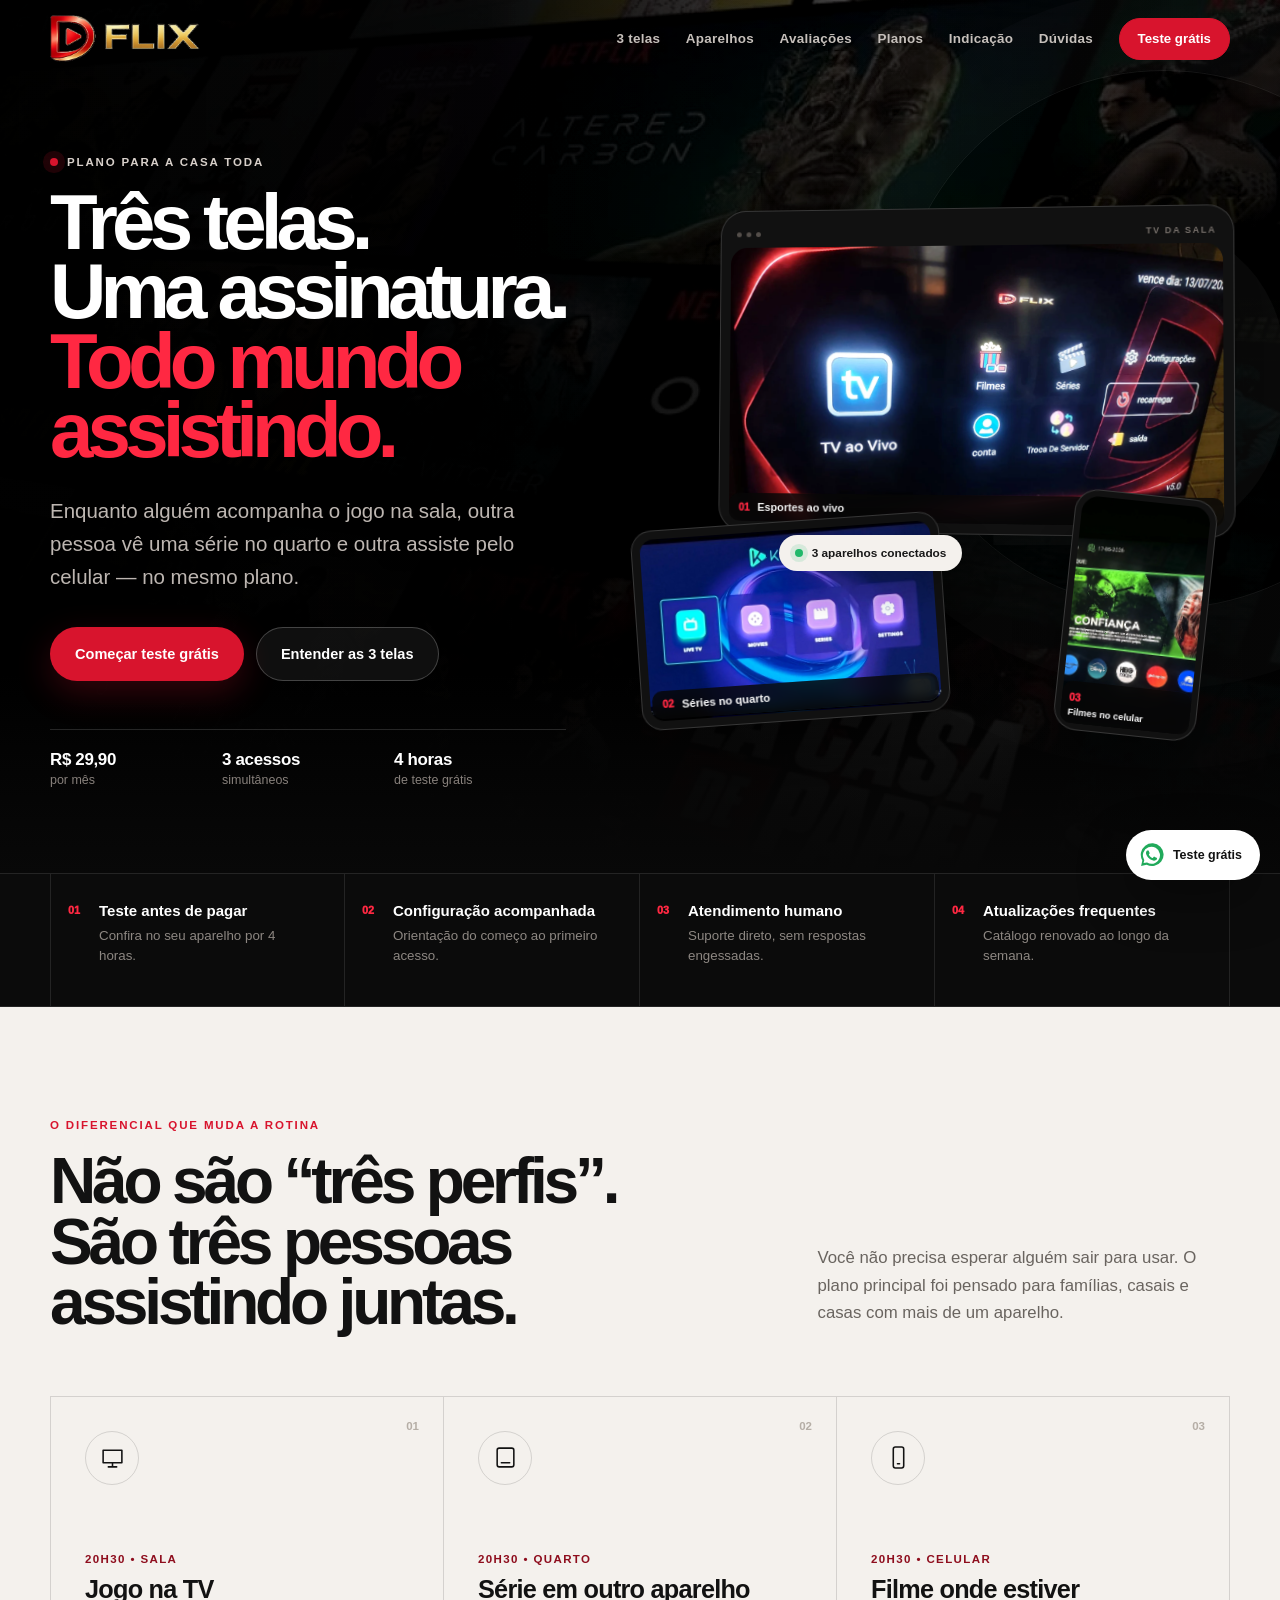
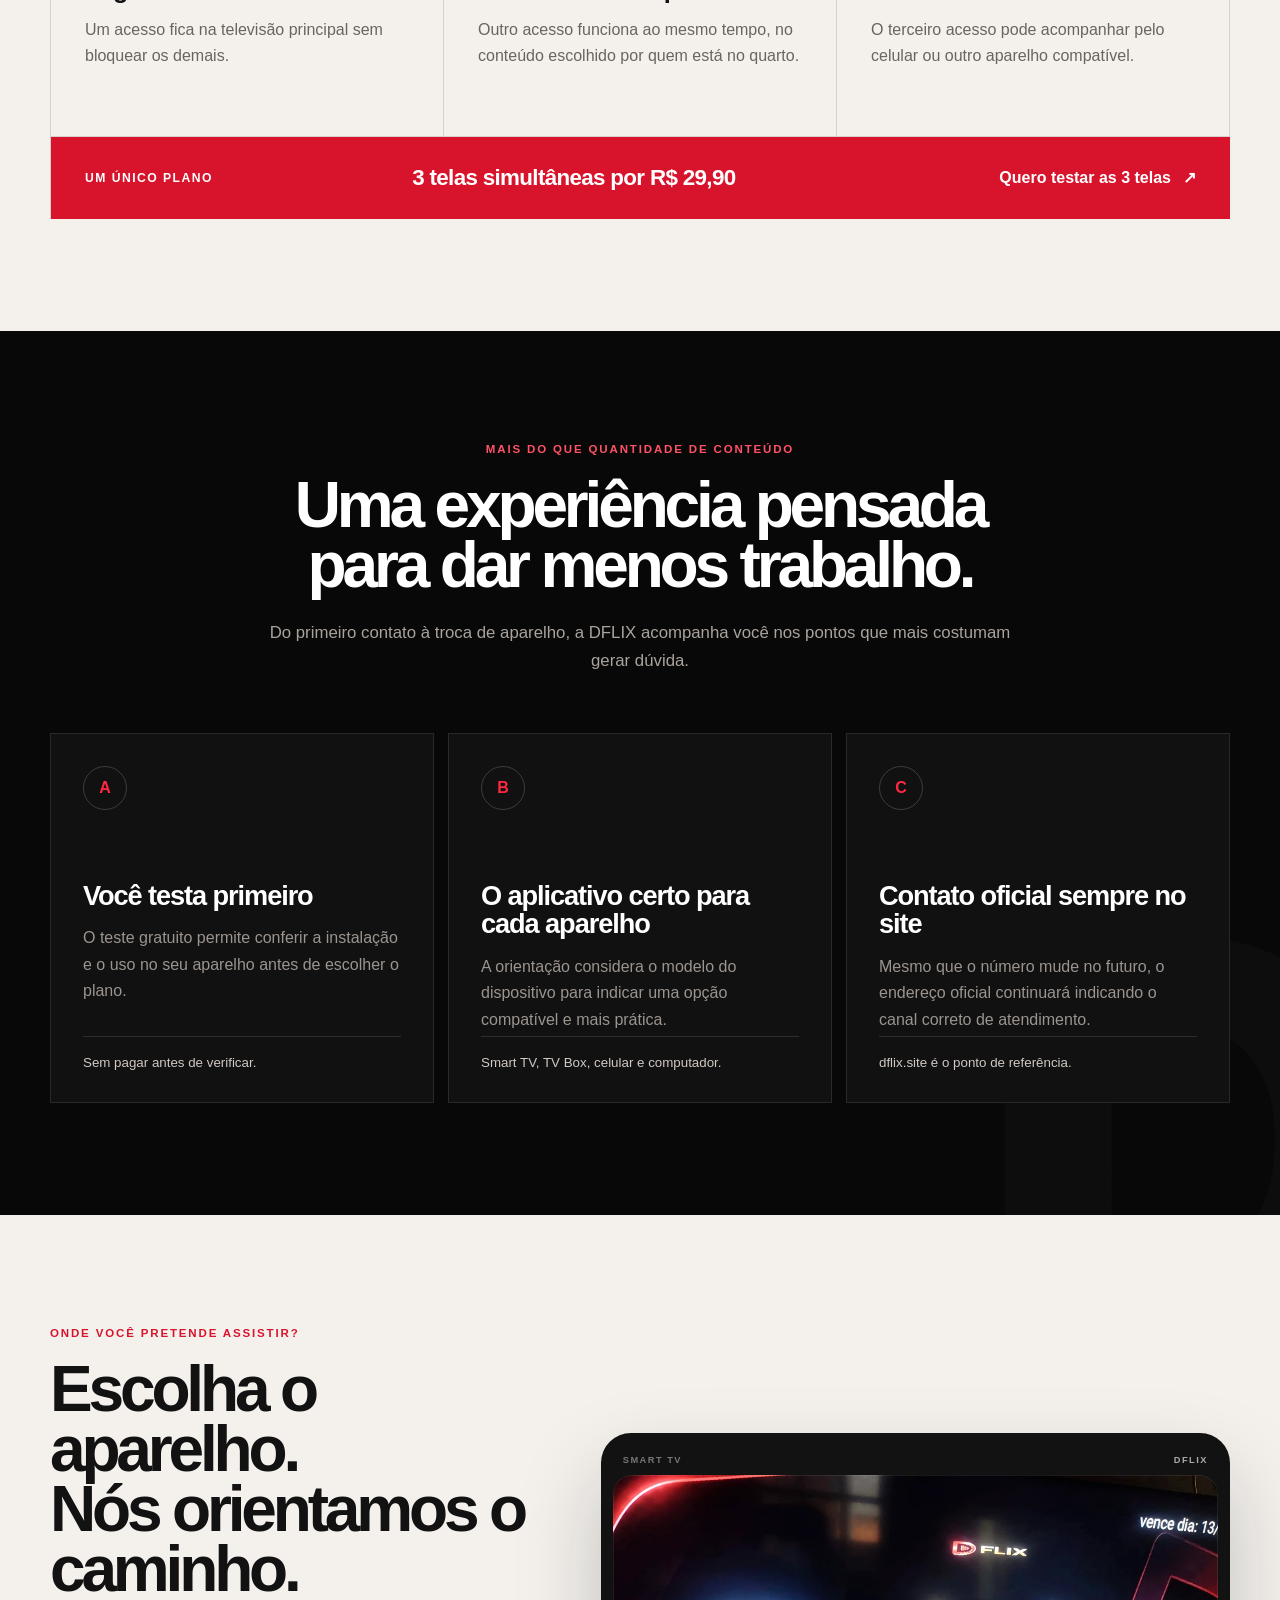
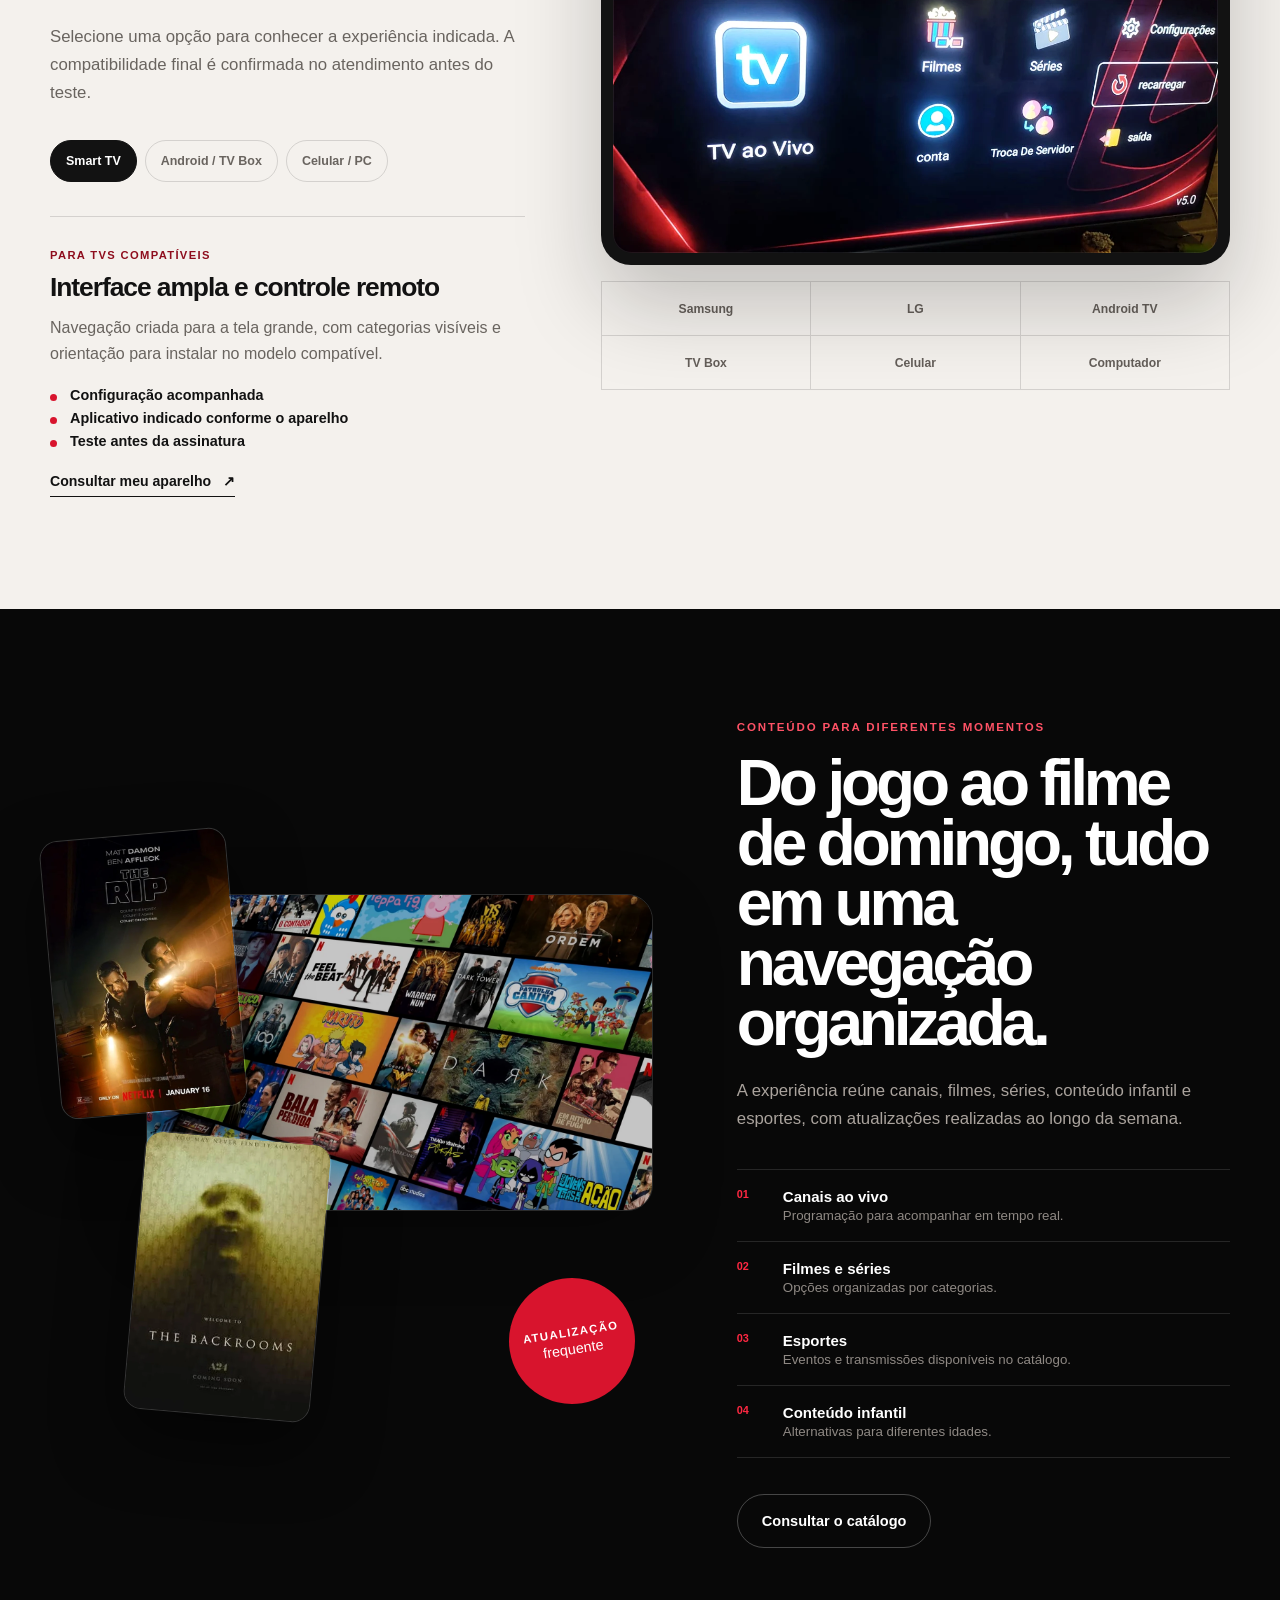
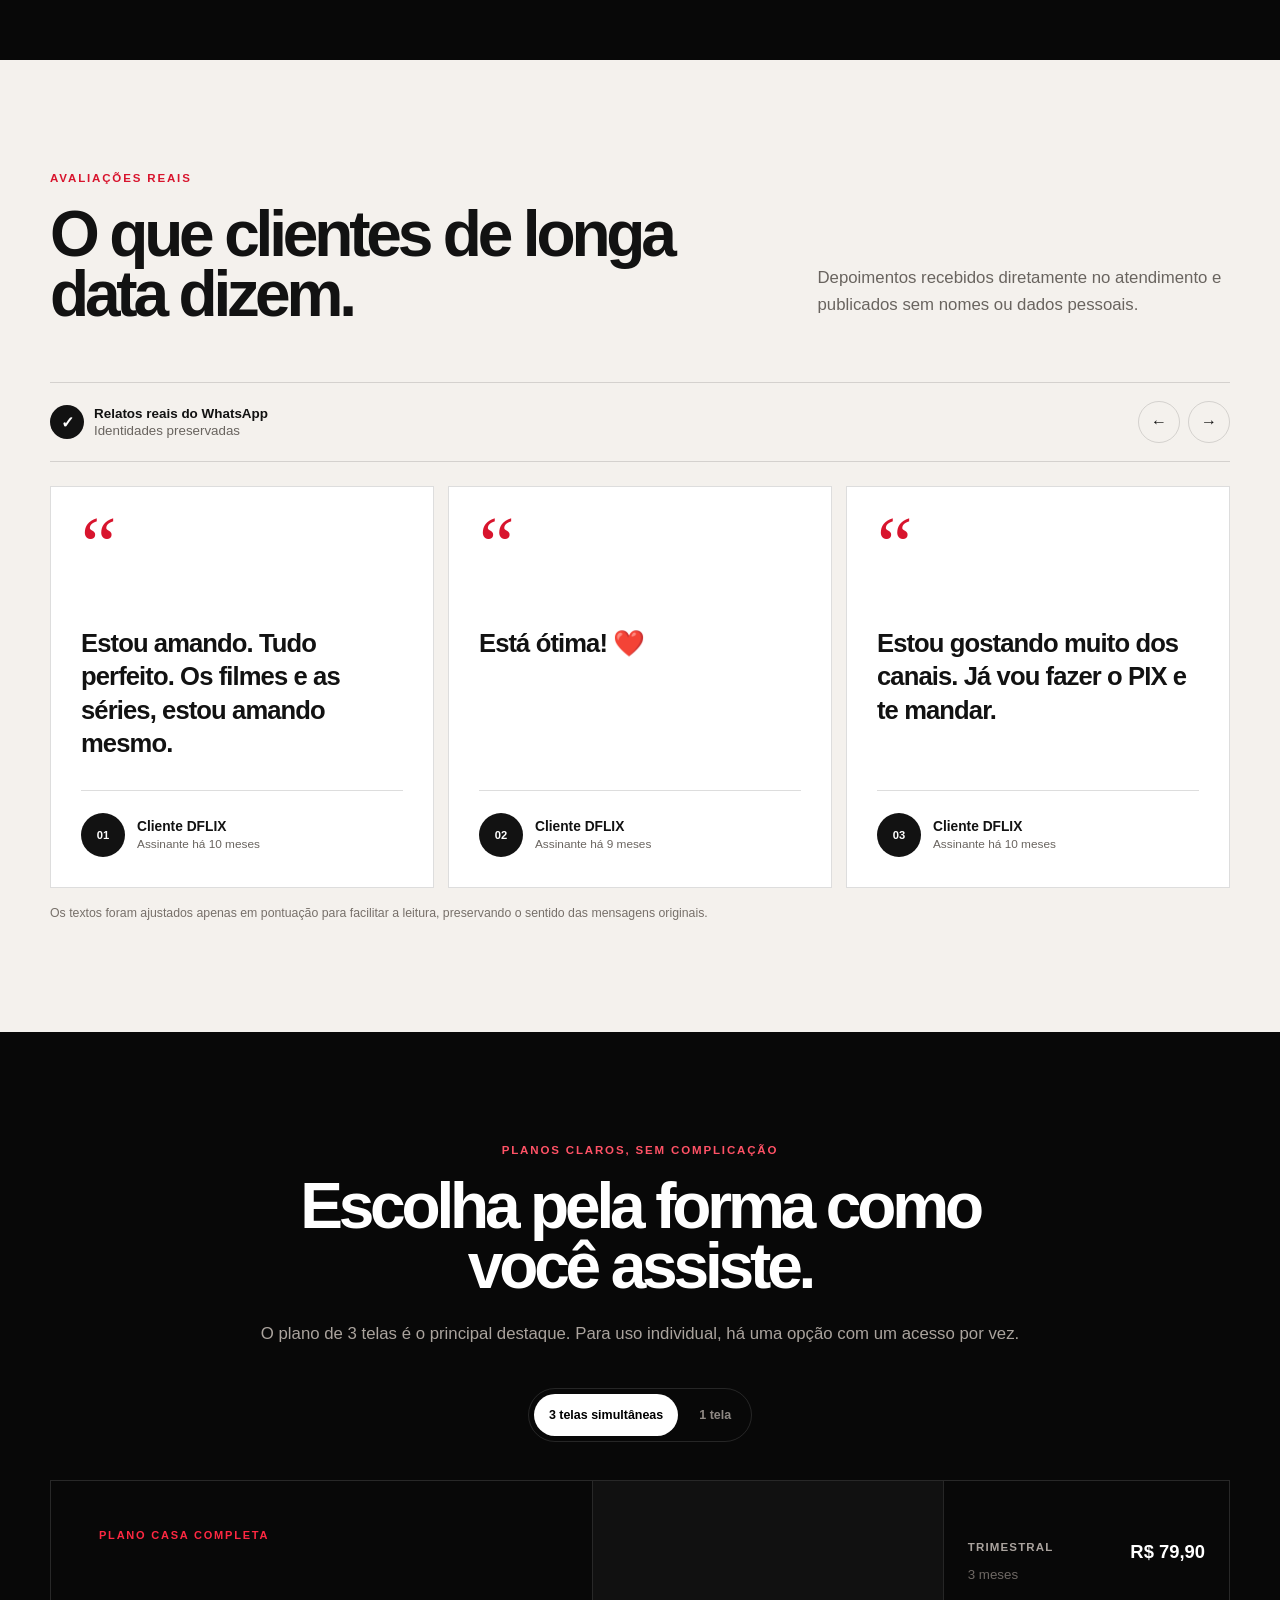
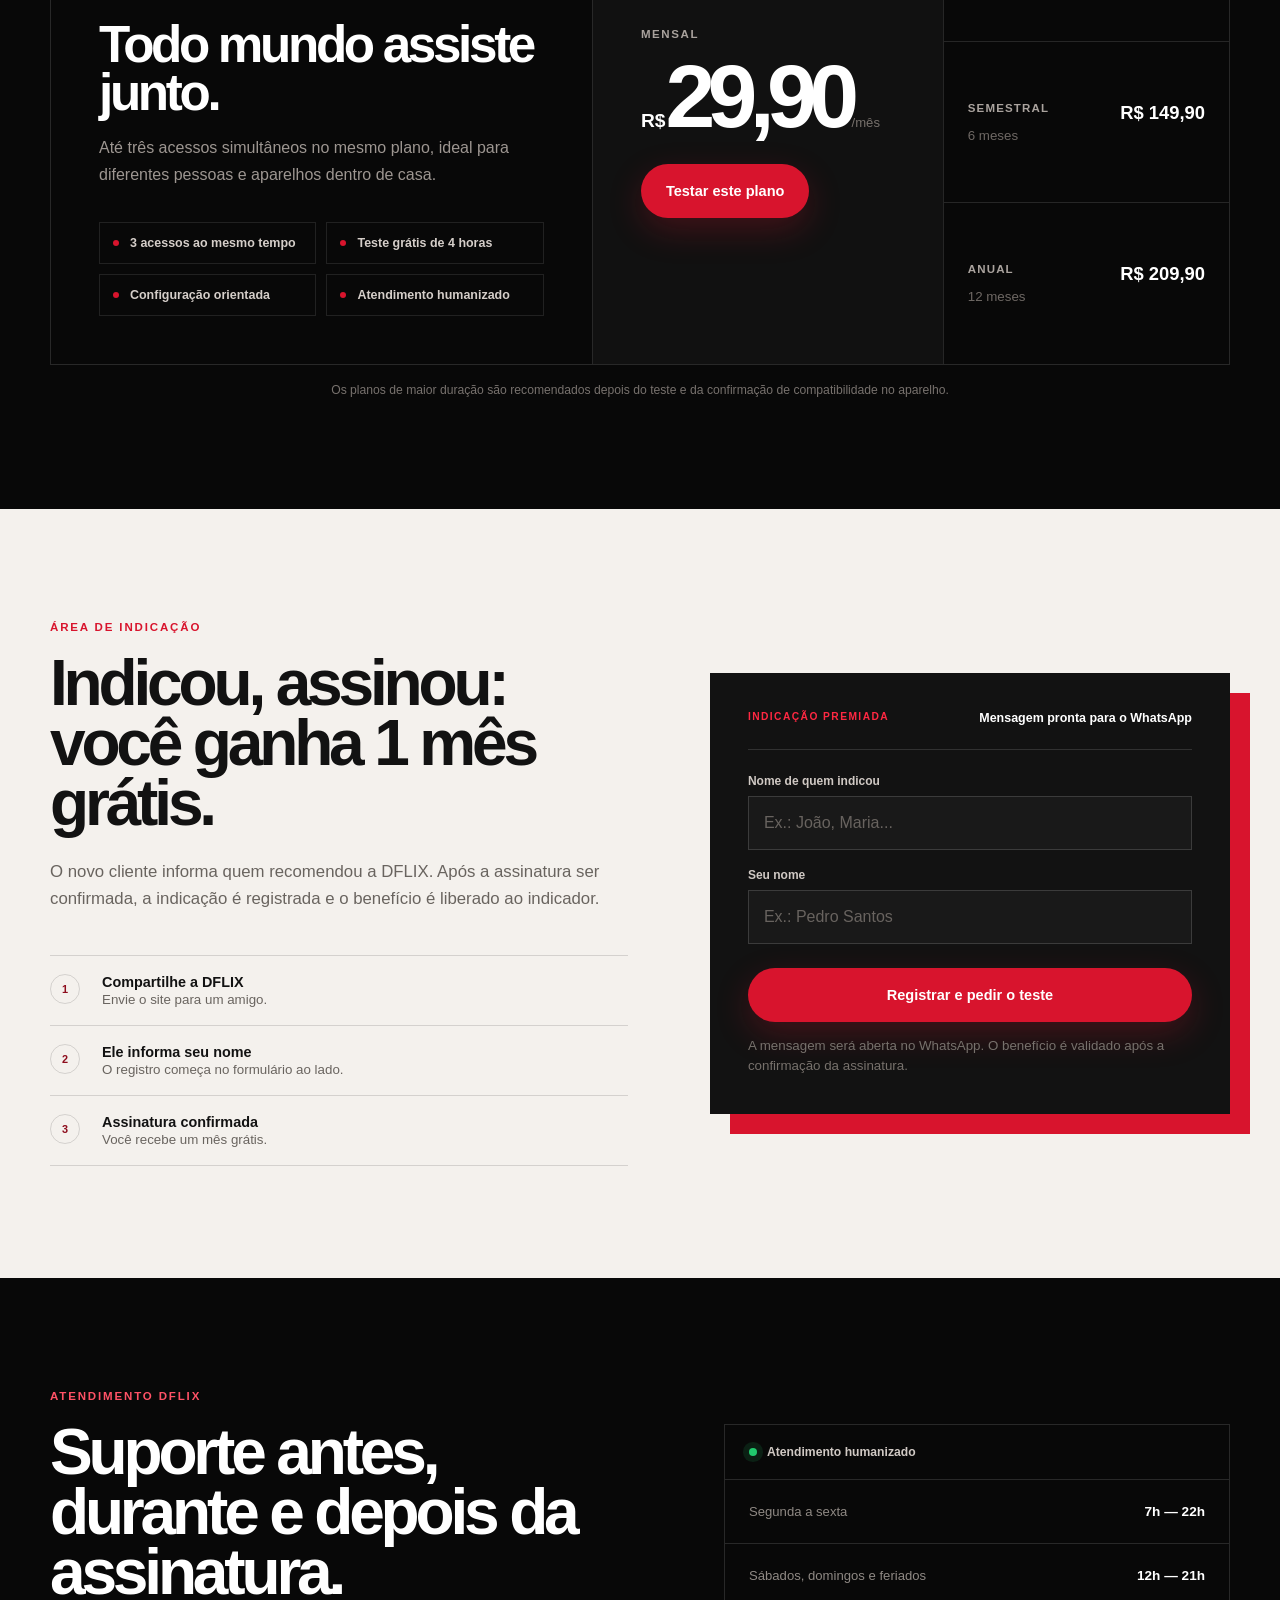
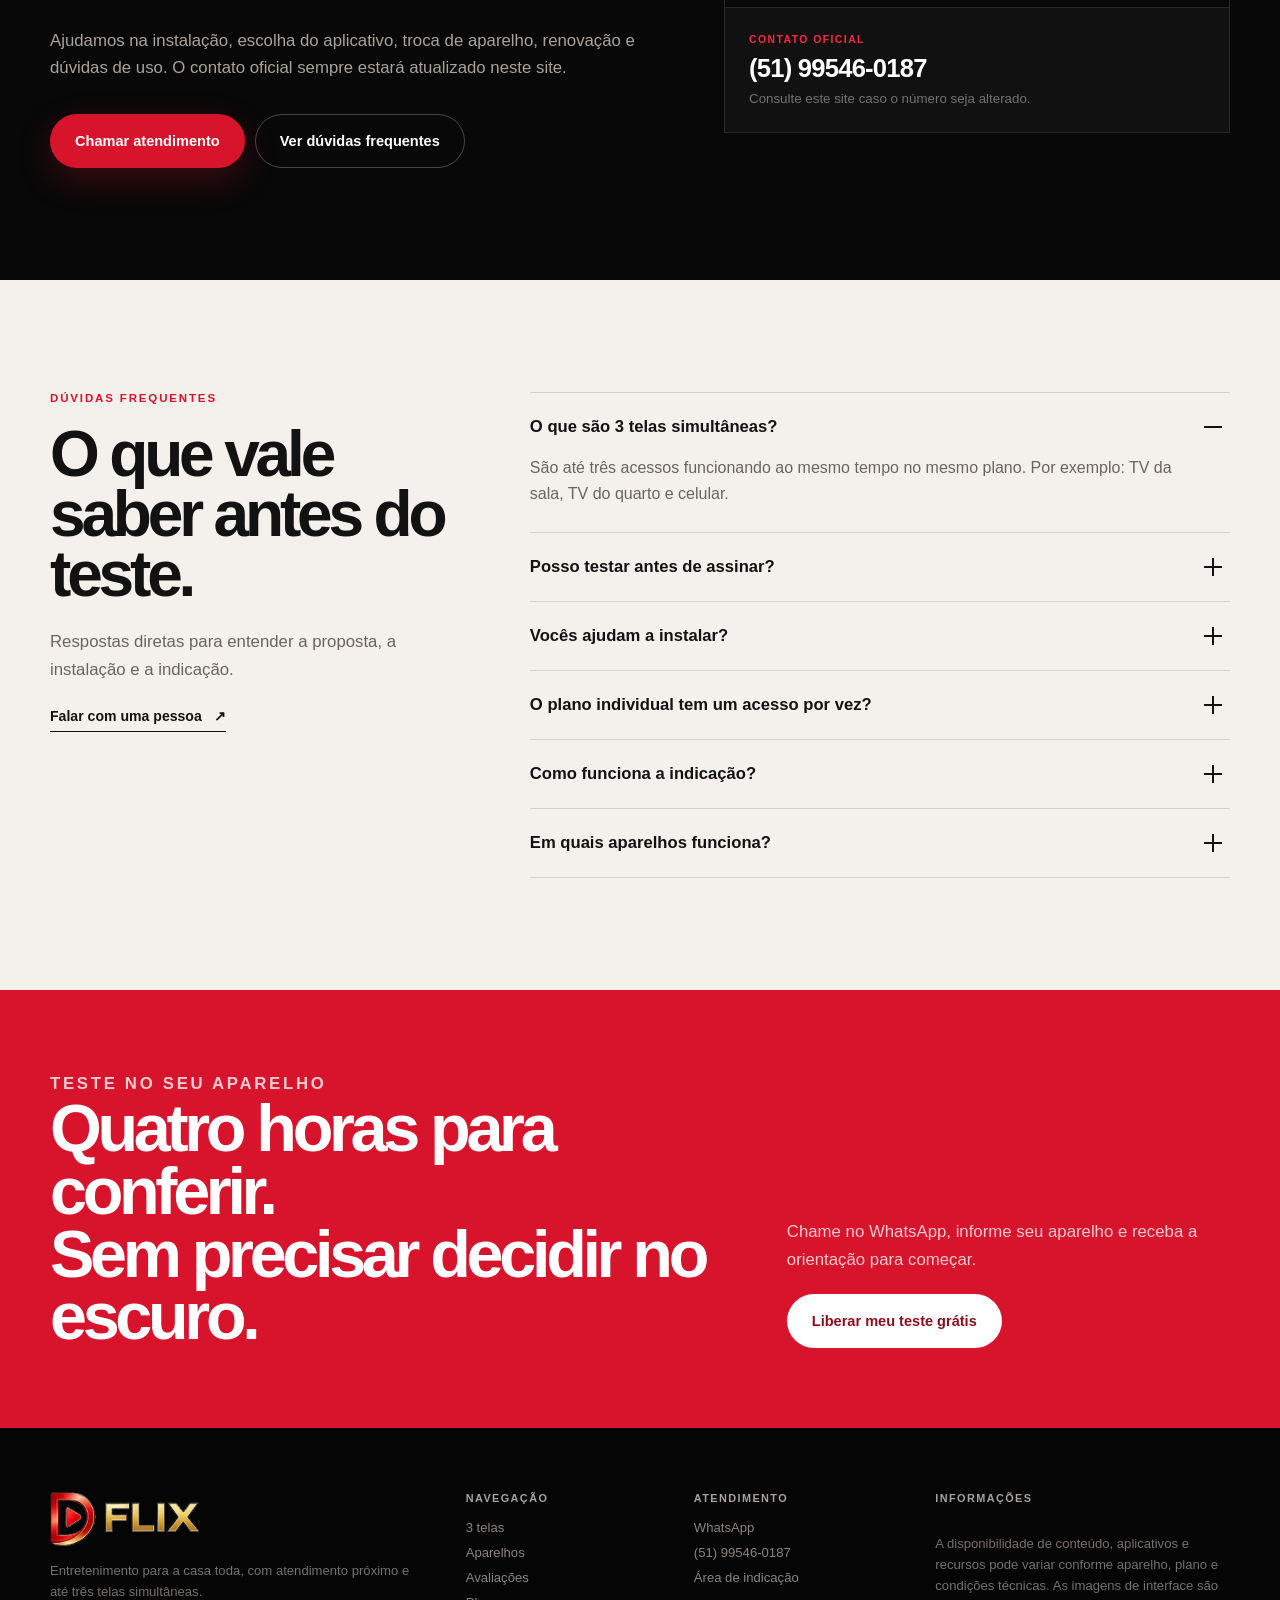
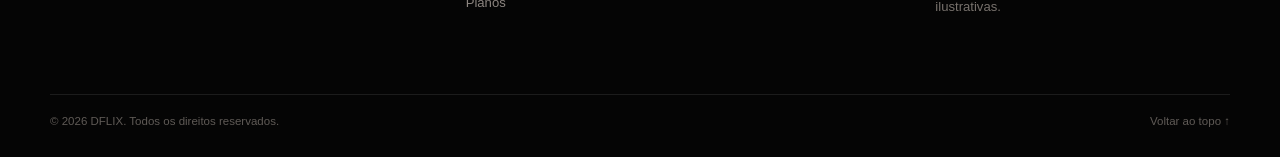
<file: index.html>
<!doctype html>
<html lang="pt-BR">
<head>
  <meta charset="utf-8">
  <meta name="viewport" content="width=device-width, initial-scale=1, viewport-fit=cover">
  <meta name="theme-color" content="#080808">
  <meta name="color-scheme" content="dark">
  <meta name="description" content="DFLIX: entretenimento para a casa toda, com até 3 telas simultâneas, teste grátis de 4 horas, configuração orientada e atendimento humanizado.">
  <meta property="og:title" content="DFLIX | 3 telas simultâneas por R$ 29,90">
  <meta property="og:description" content="Um plano para a casa toda. Teste grátis por 4 horas e confira no seu aparelho antes de assinar.">
  <meta property="og:type" content="website">
  <meta property="og:url" content="https://dflix.site/">
  <meta property="og:image" content="https://dflix.site/assets/dflix-icon.png">
  <meta property="og:locale" content="pt_BR">
  <meta name="twitter:card" content="summary_large_image">
  <title>DFLIX | 3 telas simultâneas para a casa toda</title>

  <link rel="icon" type="image/png" href="assets/favicon.png">
  <link rel="apple-touch-icon" href="assets/favicon-180.png">
  <link rel="manifest" href="site.webmanifest">
  <link rel="preload" href="assets/dflix-logo-transparent.png" as="image">
  <link rel="preload" href="assets/app-dflix-smart-tv.webp" as="image">
  <link rel="stylesheet" href="styles.css">

  <script type="application/ld+json">
  {
    "@context": "https://schema.org",
    "@type": "Organization",
    "name": "DFLIX",
    "url": "https://dflix.site/",
    "logo": "https://dflix.site/assets/dflix-icon.png",
    "contactPoint": {
      "@type": "ContactPoint",
      "telephone": "+55-51-99546-0187",
      "contactType": "customer service",
      "availableLanguage": "Portuguese"
    }
  }
  </script>
  <script type="application/ld+json">
  {
    "@context": "https://schema.org",
    "@type": "FAQPage",
    "mainEntity": [
      {
        "@type": "Question",
        "name": "O que são 3 telas simultâneas?",
        "acceptedAnswer": {
          "@type": "Answer",
          "text": "O plano permite até três acessos ao mesmo tempo. Por exemplo: uma TV na sala, outra no quarto e um celular usando juntos no mesmo plano."
        }
      },
      {
        "@type": "Question",
        "name": "Posso testar antes de assinar?",
        "acceptedAnswer": {
          "@type": "Answer",
          "text": "Sim. A DFLIX oferece teste grátis de 4 horas para você conferir a instalação e o funcionamento no aparelho compatível antes de escolher um plano."
        }
      },
      {
        "@type": "Question",
        "name": "A DFLIX ajuda na instalação?",
        "acceptedAnswer": {
          "@type": "Answer",
          "text": "Sim. O atendimento orienta a escolha do aplicativo, a instalação e os primeiros passos no aparelho compatível."
        }
      }
    ]
  }
  </script>
</head>
<body>
  <a class="skip-link" href="#conteudo">Pular para o conteúdo</a>

  <header class="site-header" id="topo">
    <div class="shell header-inner">
      <a class="brand" href="#topo" aria-label="DFLIX — início">
        <img src="assets/dflix-logo-transparent.png" alt="DFLIX" width="172" height="55">
      </a>

      <button class="menu-toggle" type="button" aria-label="Abrir menu" aria-expanded="false" aria-controls="main-nav">
        <span></span><span></span><span></span>
      </button>

      <nav class="main-nav" id="main-nav" aria-label="Navegação principal">
        <a href="#telas">3 telas</a>
        <a href="#aparelhos">Aparelhos</a>
        <a href="#avaliacoes">Avaliações</a>
        <a href="#planos">Planos</a>
        <a href="#indicacao">Indicação</a>
        <a href="#duvidas">Dúvidas</a>
        <a class="header-cta" data-wa="teste" href="#">Teste grátis</a>
      </nav>
    </div>
  </header>

  <main id="conteudo">
    <section class="hero section-dark">
      <div class="hero-backdrop" aria-hidden="true"></div>
      <div class="shell hero-layout">
        <div class="hero-copy reveal">
          <p class="kicker"><span></span> Plano para a casa toda</p>
          <h1>Três telas.<br>Uma assinatura.<br><em>Todo mundo assistindo.</em></h1>
          <p class="hero-lead">Enquanto alguém acompanha o jogo na sala, outra pessoa vê uma série no quarto e outra assiste pelo celular — no mesmo plano.</p>

          <div class="hero-actions">
            <a class="button button-primary" data-wa="teste" href="#">Começar teste grátis</a>
            <a class="button button-secondary" href="#telas">Entender as 3 telas</a>
          </div>

          <div class="hero-proof" aria-label="Resumo do plano principal">
            <div><strong>R$ 29,90</strong><span>por mês</span></div>
            <div><strong>3 acessos</strong><span>simultâneos</span></div>
            <div><strong>4 horas</strong><span>de teste grátis</span></div>
          </div>
        </div>

        <div class="device-composition reveal delay-1" aria-label="Demonstração visual de três aparelhos usando a DFLIX">
          <div class="orbit-mark" aria-hidden="true">D</div>
          <div class="device device-tv">
            <div class="device-bar"><span></span><span></span><span></span><b>TV DA SALA</b></div>
            <img src="assets/app-dflix-smart-tv.webp" alt="Aplicativo DFLIX exibido em uma televisão">
            <div class="device-label"><span>01</span><strong>Esportes ao vivo</strong></div>
          </div>
          <div class="device device-tablet">
            <img src="assets/app-kplay-smart-tv.webp" alt="Aplicativo exibido em um segundo aparelho">
            <div class="device-label"><span>02</span><strong>Séries no quarto</strong></div>
          </div>
          <div class="device device-phone">
            <img src="assets/app-android-tvbox.webp" alt="Aplicativo exibido em um celular">
            <div class="device-label"><span>03</span><strong>Filmes no celular</strong></div>
          </div>
          <div class="live-pill"><i></i> 3 aparelhos conectados</div>
        </div>
      </div>
    </section>

    <section class="trust-strip" aria-label="Diferenciais da DFLIX">
      <div class="shell trust-grid">
        <div><span>01</span><strong>Teste antes de pagar</strong><small>Confira no seu aparelho por 4 horas.</small></div>
        <div><span>02</span><strong>Configuração acompanhada</strong><small>Orientação do começo ao primeiro acesso.</small></div>
        <div><span>03</span><strong>Atendimento humano</strong><small>Suporte direto, sem respostas engessadas.</small></div>
        <div><span>04</span><strong>Atualizações frequentes</strong><small>Catálogo renovado ao longo da semana.</small></div>
      </div>
    </section>

    <section class="section section-light" id="telas">
      <div class="shell">
        <div class="section-intro split-intro reveal">
          <div>
            <p class="overline">O diferencial que muda a rotina</p>
            <h2>Não são “três perfis”.<br>São três pessoas assistindo juntas.</h2>
          </div>
          <p>Você não precisa esperar alguém sair para usar. O plano principal foi pensado para famílias, casais e casas com mais de um aparelho.</p>
        </div>

        <div class="screen-story reveal delay-1">
          <article>
            <div class="story-number">01</div>
            <div class="story-icon" aria-hidden="true">
              <svg viewBox="0 0 24 24"><path d="M3 5h18v12H3zM8 21h8M12 17v4"/></svg>
            </div>
            <p class="story-time">20h30 • sala</p>
            <h3>Jogo na TV</h3>
            <p>Um acesso fica na televisão principal sem bloquear os demais.</p>
          </article>
          <article>
            <div class="story-number">02</div>
            <div class="story-icon" aria-hidden="true">
              <svg viewBox="0 0 24 24"><rect x="4" y="3" width="16" height="18" rx="2"/><path d="M8 17h8"/></svg>
            </div>
            <p class="story-time">20h30 • quarto</p>
            <h3>Série em outro aparelho</h3>
            <p>Outro acesso funciona ao mesmo tempo, no conteúdo escolhido por quem está no quarto.</p>
          </article>
          <article>
            <div class="story-number">03</div>
            <div class="story-icon" aria-hidden="true">
              <svg viewBox="0 0 24 24"><rect x="7" y="2" width="10" height="20" rx="2"/><path d="M11 18h2"/></svg>
            </div>
            <p class="story-time">20h30 • celular</p>
            <h3>Filme onde estiver</h3>
            <p>O terceiro acesso pode acompanhar pelo celular ou outro aparelho compatível.</p>
          </article>
          <div class="story-result">
            <span>Um único plano</span>
            <strong>3 telas simultâneas por R$ 29,90</strong>
            <a data-wa="tres-telas" href="#">Quero testar as 3 telas <b>↗</b></a>
          </div>
        </div>
      </div>
    </section>

    <section class="section section-dark benefits-section">
      <div class="shell">
        <div class="section-intro centered reveal">
          <p class="overline">Mais do que quantidade de conteúdo</p>
          <h2>Uma experiência pensada para dar menos trabalho.</h2>
          <p>Do primeiro contato à troca de aparelho, a DFLIX acompanha você nos pontos que mais costumam gerar dúvida.</p>
        </div>

        <div class="benefit-grid">
          <article class="benefit-card reveal">
            <span class="benefit-index">A</span>
            <h3>Você testa primeiro</h3>
            <p>O teste gratuito permite conferir a instalação e o uso no seu aparelho antes de escolher o plano.</p>
            <div class="benefit-line"></div>
            <small>Sem pagar antes de verificar.</small>
          </article>
          <article class="benefit-card reveal delay-1">
            <span class="benefit-index">B</span>
            <h3>O aplicativo certo para cada aparelho</h3>
            <p>A orientação considera o modelo do dispositivo para indicar uma opção compatível e mais prática.</p>
            <div class="benefit-line"></div>
            <small>Smart TV, TV Box, celular e computador.</small>
          </article>
          <article class="benefit-card reveal delay-2">
            <span class="benefit-index">C</span>
            <h3>Contato oficial sempre no site</h3>
            <p>Mesmo que o número mude no futuro, o endereço oficial continuará indicando o canal correto de atendimento.</p>
            <div class="benefit-line"></div>
            <small>dflix.site é o ponto de referência.</small>
          </article>
        </div>
      </div>
    </section>

    <section class="section section-light device-section" id="aparelhos">
      <div class="shell device-layout">
        <div class="device-copy reveal">
          <p class="overline">Onde você pretende assistir?</p>
          <h2>Escolha o aparelho.<br>Nós orientamos o caminho.</h2>
          <p>Selecione uma opção para conhecer a experiência indicada. A compatibilidade final é confirmada no atendimento antes do teste.</p>

          <div class="device-tabs" role="tablist" aria-label="Tipos de aparelho">
            <button class="device-tab is-active" type="button" role="tab" aria-selected="true" data-device="smart">Smart TV</button>
            <button class="device-tab" type="button" role="tab" aria-selected="false" data-device="android">Android / TV Box</button>
            <button class="device-tab" type="button" role="tab" aria-selected="false" data-device="mobile">Celular / PC</button>
          </div>

          <div class="device-details" aria-live="polite">
            <span id="deviceEyebrow">Para TVs compatíveis</span>
            <h3 id="deviceTitle">Interface ampla e controle remoto</h3>
            <p id="deviceText">Navegação criada para a tela grande, com categorias visíveis e orientação para instalar no modelo compatível.</p>
            <ul id="deviceList">
              <li>Configuração acompanhada</li>
              <li>Aplicativo indicado conforme o aparelho</li>
              <li>Teste antes da assinatura</li>
            </ul>
          </div>

          <a class="text-link" data-wa="aparelho" href="#">Consultar meu aparelho <b>↗</b></a>
        </div>

        <div class="device-preview reveal delay-1">
          <div class="preview-frame">
            <div class="preview-top"><span id="deviceTag">SMART TV</span><b>DFLIX</b></div>
            <img id="deviceImage" src="assets/app-dflix-smart-tv.webp" alt="Prévia do aplicativo para Smart TV">
          </div>
          <div class="compatibility-list">
            <span>Samsung</span><span>LG</span><span>Android TV</span><span>TV Box</span><span>Celular</span><span>Computador</span>
          </div>
        </div>
      </div>
    </section>

    <section class="section catalog-section section-dark" id="catalogo">
      <div class="shell catalog-layout">
        <div class="catalog-visual reveal">
          <div class="poster-card poster-one"><img src="assets/poster-rip.webp" alt="Capa ilustrativa de filme" loading="lazy"></div>
          <div class="poster-card poster-two"><img src="assets/poster-backrooms.webp" alt="Capa ilustrativa de filme" loading="lazy"></div>
          <div class="catalog-collage"><img src="assets/content-collage.webp" alt="Prévia visual do catálogo DFLIX" loading="lazy"></div>
          <div class="catalog-stamp"><strong>Atualização</strong><span>frequente</span></div>
        </div>

        <div class="catalog-copy reveal delay-1">
          <p class="overline">Conteúdo para diferentes momentos</p>
          <h2>Do jogo ao filme de domingo, tudo em uma navegação organizada.</h2>
          <p>A experiência reúne canais, filmes, séries, conteúdo infantil e esportes, com atualizações realizadas ao longo da semana.</p>
          <div class="category-list">
            <div><span>01</span><strong>Canais ao vivo</strong><small>Programação para acompanhar em tempo real.</small></div>
            <div><span>02</span><strong>Filmes e séries</strong><small>Opções organizadas por categorias.</small></div>
            <div><span>03</span><strong>Esportes</strong><small>Eventos e transmissões disponíveis no catálogo.</small></div>
            <div><span>04</span><strong>Conteúdo infantil</strong><small>Alternativas para diferentes idades.</small></div>
          </div>
          <a class="button button-outline-light" data-wa="catalogo" href="#">Consultar o catálogo</a>
        </div>
      </div>
    </section>

    <section class="section section-light reviews-section" id="avaliacoes">
      <div class="shell">
        <div class="section-intro split-intro reveal">
          <div>
            <p class="overline">Avaliações reais</p>
            <h2>O que clientes de longa data dizem.</h2>
          </div>
          <p>Depoimentos recebidos diretamente no atendimento e publicados sem nomes ou dados pessoais.</p>
        </div>

        <div class="review-toolbar reveal">
          <div class="review-authenticity"><span>✓</span><strong>Relatos reais do WhatsApp</strong><small>Identidades preservadas</small></div>
          <div class="review-controls" aria-label="Navegação das avaliações">
            <button type="button" class="review-prev" aria-label="Avaliação anterior">←</button>
            <button type="button" class="review-next" aria-label="Próxima avaliação">→</button>
          </div>
        </div>

        <div class="reviews-track reveal delay-1" tabindex="0">
          <article class="review-card">
            <div class="quote-mark">“</div>
            <blockquote>Estou amando. Tudo perfeito. Os filmes e as séries, estou amando mesmo.</blockquote>
            <div class="review-meta">
              <span class="anonymous-avatar">01</span>
              <div><strong>Cliente DFLIX</strong><small>Assinante há 10 meses</small></div>
            </div>
          </article>

          <article class="review-card">
            <div class="quote-mark">“</div>
            <blockquote>Está ótima! ❤️</blockquote>
            <div class="review-meta">
              <span class="anonymous-avatar">02</span>
              <div><strong>Cliente DFLIX</strong><small>Assinante há 9 meses</small></div>
            </div>
          </article>

          <article class="review-card">
            <div class="quote-mark">“</div>
            <blockquote>Estou gostando muito dos canais. Já vou fazer o PIX e te mandar.</blockquote>
            <div class="review-meta">
              <span class="anonymous-avatar">03</span>
              <div><strong>Cliente DFLIX</strong><small>Assinante há 10 meses</small></div>
            </div>
          </article>
        </div>

        <p class="review-note reveal">Os textos foram ajustados apenas em pontuação para facilitar a leitura, preservando o sentido das mensagens originais.</p>
      </div>
    </section>

    <section class="section section-dark plans-section" id="planos">
      <div class="shell">
        <div class="section-intro centered reveal">
          <p class="overline">Planos claros, sem complicação</p>
          <h2>Escolha pela forma como você assiste.</h2>
          <p>O plano de 3 telas é o principal destaque. Para uso individual, há uma opção com um acesso por vez.</p>
        </div>

        <div class="plan-switch reveal" role="tablist" aria-label="Escolha do tipo de plano">
          <button type="button" class="plan-tab is-active" role="tab" aria-selected="true" data-plan="family">3 telas simultâneas</button>
          <button type="button" class="plan-tab" role="tab" aria-selected="false" data-plan="individual">1 tela</button>
        </div>

        <div class="plan-stage reveal delay-1">
          <div class="plan-summary">
            <span class="plan-label" id="planLabel">PLANO CASA COMPLETA</span>
            <h3 id="planTitle">Todo mundo assiste junto.</h3>
            <p id="planDescription">Até três acessos simultâneos no mesmo plano, ideal para diferentes pessoas e aparelhos dentro de casa.</p>
            <div class="plan-features" id="planFeatures">
              <span>3 acessos ao mesmo tempo</span>
              <span>Teste grátis de 4 horas</span>
              <span>Configuração orientada</span>
              <span>Atendimento humanizado</span>
            </div>
          </div>

          <div class="price-panel">
            <div class="price-highlight">
              <span>Mensal</span>
              <div><small>R$</small><strong id="mainPrice">29,90</strong><em>/mês</em></div>
              <a class="button button-primary" id="mainPlanButton" data-wa-plan="3 telas mensal" href="#">Testar este plano</a>
            </div>

            <div class="price-options" id="priceOptions">
              <button type="button" data-plan-name="3 telas trimestral"><span>Trimestral</span><strong>R$ 79,90</strong><small>3 meses</small></button>
              <button type="button" data-plan-name="3 telas semestral"><span>Semestral</span><strong>R$ 149,90</strong><small>6 meses</small></button>
              <button type="button" data-plan-name="3 telas anual"><span>Anual</span><strong>R$ 209,90</strong><small>12 meses</small></button>
            </div>
          </div>
        </div>

        <p class="plan-disclaimer reveal">Os planos de maior duração são recomendados depois do teste e da confirmação de compatibilidade no aparelho.</p>
      </div>
    </section>

    <section class="section section-light referral-section" id="indicacao">
      <div class="shell referral-layout">
        <div class="referral-copy reveal">
          <p class="overline">Área de indicação</p>
          <h2>Indicou, assinou:<br>você ganha 1 mês grátis.</h2>
          <p>O novo cliente informa quem recomendou a DFLIX. Após a assinatura ser confirmada, a indicação é registrada e o benefício é liberado ao indicador.</p>

          <div class="referral-steps">
            <div><span>1</span><strong>Compartilhe a DFLIX</strong><small>Envie o site para um amigo.</small></div>
            <div><span>2</span><strong>Ele informa seu nome</strong><small>O registro começa no formulário ao lado.</small></div>
            <div><span>3</span><strong>Assinatura confirmada</strong><small>Você recebe um mês grátis.</small></div>
          </div>
        </div>

        <form class="referral-form reveal delay-1" id="referralForm">
          <div class="form-head">
            <span>INDICAÇÃO PREMIADA</span>
            <strong>Mensagem pronta para o WhatsApp</strong>
          </div>

          <label for="referrerName">Nome de quem indicou</label>
          <input id="referrerName" name="referrerName" type="text" placeholder="Ex.: João, Maria..." autocomplete="name" required>

          <label for="leadName">Seu nome</label>
          <input id="leadName" name="leadName" type="text" placeholder="Ex.: Pedro Santos" autocomplete="name">

          <button class="button button-primary" type="submit">Registrar e pedir o teste</button>
          <small>A mensagem será aberta no WhatsApp. O benefício é validado após a confirmação da assinatura.</small>
        </form>
      </div>
    </section>

    <section class="section support-section section-dark" id="suporte">
      <div class="shell support-layout">
        <div class="support-main reveal">
          <p class="overline">Atendimento DFLIX</p>
          <h2>Suporte antes, durante e depois da assinatura.</h2>
          <p>Ajudamos na instalação, escolha do aplicativo, troca de aparelho, renovação e dúvidas de uso. O contato oficial sempre estará atualizado neste site.</p>
          <div class="support-actions">
            <a class="button button-primary" data-wa="suporte" href="#">Chamar atendimento</a>
            <a class="button button-outline-light" href="#duvidas">Ver dúvidas frequentes</a>
          </div>
        </div>

        <aside class="support-hours reveal delay-1">
          <div class="status-row"><i></i><span>Atendimento humanizado</span></div>
          <div class="hours-row"><span>Segunda a sexta</span><strong>7h — 22h</strong></div>
          <div class="hours-row"><span>Sábados, domingos e feriados</span><strong>12h — 21h</strong></div>
          <div class="official-contact">
            <span>CONTATO OFICIAL</span>
            <a href="tel:+5551995460187">(51) 99546-0187</a>
            <small>Consulte este site caso o número seja alterado.</small>
          </div>
        </aside>
      </div>
    </section>

    <section class="section section-light faq-section" id="duvidas">
      <div class="shell faq-layout">
        <div class="section-intro reveal">
          <p class="overline">Dúvidas frequentes</p>
          <h2>O que vale saber antes do teste.</h2>
          <p>Respostas diretas para entender a proposta, a instalação e a indicação.</p>
          <a class="text-link" data-wa="duvidas" href="#">Falar com uma pessoa <b>↗</b></a>
        </div>

        <div class="faq-list reveal delay-1">
          <details open>
            <summary>O que são 3 telas simultâneas?</summary>
            <p>São até três acessos funcionando ao mesmo tempo no mesmo plano. Por exemplo: TV da sala, TV do quarto e celular.</p>
          </details>
          <details>
            <summary>Posso testar antes de assinar?</summary>
            <p>Sim. O teste é gratuito por 4 horas para você conferir a instalação e o funcionamento no aparelho compatível.</p>
          </details>
          <details>
            <summary>Vocês ajudam a instalar?</summary>
            <p>Sim. O atendimento orienta a escolha do aplicativo, a instalação e os primeiros passos.</p>
          </details>
          <details>
            <summary>O plano individual tem um acesso por vez?</summary>
            <p>Sim. Ele foi pensado para quem utiliza sozinho e não precisa de telas simultâneas.</p>
          </details>
          <details>
            <summary>Como funciona a indicação?</summary>
            <p>O indicado informa o nome de quem recomendou. Com a assinatura confirmada, o indicador recebe um mês grátis.</p>
          </details>
          <details>
            <summary>Em quais aparelhos funciona?</summary>
            <p>A compatibilidade depende do modelo e do sistema. Smart TVs, Android TV, TV Box, celular e computador estão entre as opções avaliadas pelo suporte.</p>
          </details>
        </div>
      </div>
    </section>

    <section class="final-cta section-dark">
      <div class="shell final-inner reveal">
        <div>
          <p class="overline">Teste no seu aparelho</p>
          <h2>Quatro horas para conferir.<br>Sem precisar decidir no escuro.</h2>
        </div>
        <div>
          <p>Chame no WhatsApp, informe seu aparelho e receba a orientação para começar.</p>
          <a class="button button-primary" data-wa="teste" href="#">Liberar meu teste grátis</a>
        </div>
      </div>
    </section>
  </main>

  <footer class="site-footer">
    <div class="shell footer-main">
      <div class="footer-brand">
        <img src="assets/dflix-logo-transparent.png" alt="DFLIX" width="172" height="55">
        <p>Entretenimento para a casa toda, com atendimento próximo e até três telas simultâneas.</p>
      </div>
      <div class="footer-links">
        <strong>Navegação</strong>
        <a href="#telas">3 telas</a>
        <a href="#aparelhos">Aparelhos</a>
        <a href="#avaliacoes">Avaliações</a>
        <a href="#planos">Planos</a>
      </div>
      <div class="footer-links">
        <strong>Atendimento</strong>
        <a data-wa="suporte" href="#">WhatsApp</a>
        <a href="tel:+5551995460187">(51) 99546-0187</a>
        <a href="#indicacao">Área de indicação</a>
      </div>
      <div class="footer-note">
        <strong>Informações</strong>
        <p>A disponibilidade de conteúdo, aplicativos e recursos pode variar conforme aparelho, plano e condições técnicas. As imagens de interface são ilustrativas.</p>
      </div>
    </div>
    <div class="shell footer-bottom">
      <span>© <span id="currentYear">2026</span> DFLIX. Todos os direitos reservados.</span>
      <a href="#topo">Voltar ao topo ↑</a>
    </div>
  </footer>

  <a class="whatsapp-float" data-wa="site" href="#" aria-label="Falar com a DFLIX no WhatsApp">
    <svg viewBox="0 0 24 24" aria-hidden="true"><path d="M20.5 3.5A11 11 0 0 0 3.2 16.8L2 22l5.3-1.2A11 11 0 0 0 20.5 3.5ZM12 20a8.2 8.2 0 0 1-4.2-1.2l-.3-.2-3.1.7.7-3-.2-.3A8.2 8.2 0 1 1 12 20Zm4.5-6.1c-.2-.1-1.5-.7-1.7-.8-.2-.1-.4-.1-.6.1l-.8 1c-.1.2-.3.2-.5.1a6.7 6.7 0 0 1-2-1.2 7.3 7.3 0 0 1-1.4-1.8c-.1-.2 0-.4.1-.5l.4-.5.2-.4c.1-.1 0-.3 0-.4l-.8-1.9c-.2-.5-.5-.4-.6-.4h-.5c-.2 0-.5.1-.7.3-.2.3-.9.9-.9 2.2 0 1.3.9 2.5 1 2.7.1.2 1.8 2.8 4.5 3.9.6.3 1.1.4 1.5.5.6.2 1.2.2 1.7.1.5-.1 1.5-.6 1.7-1.2.2-.6.2-1.1.2-1.2-.1-.1-.3-.2-.5-.3Z"/></svg>
    <span>Teste grátis</span>
  </a>

  <script src="script.js"></script>
</body>
</html>
</file>
<file: styles.css>
:root {
  --black: #080808;
  --black-2: #101010;
  --black-3: #171717;
  --paper: #f4f1ed;
  --paper-2: #ebe6e0;
  --ink: #121212;
  --muted-dark: #69645f;
  --muted-light: #aaa39d;
  --red: #d8142d;
  --red-dark: #8e0d1d;
  --red-bright: #ff2842;
  --line-dark: rgba(255,255,255,.12);
  --line-light: rgba(18,18,18,.14);
  --radius-sm: 14px;
  --radius-md: 24px;
  --radius-lg: 38px;
  --shell: 1180px;
  --shadow: 0 24px 70px rgba(0,0,0,.22);
  --ease: cubic-bezier(.2,.8,.2,1);
}

* { box-sizing: border-box; }
html { scroll-behavior: smooth; scroll-padding-top: 82px; }
body {
  margin: 0;
  min-width: 320px;
  overflow-x: hidden;
  color: #fff;
  background: var(--black);
  font-family: "Segoe UI Variable", "Aptos", "SF Pro Display", "Segoe UI", Arial, sans-serif;
  -webkit-font-smoothing: antialiased;
  text-rendering: optimizeLegibility;
}
body.menu-open { overflow: hidden; }
img { display: block; max-width: 100%; }
a { color: inherit; text-decoration: none; }
button, input { font: inherit; }
button { color: inherit; }
::selection { background: var(--red); color: white; }

.skip-link {
  position: fixed;
  z-index: 1000;
  top: 8px;
  left: 8px;
  padding: 10px 14px;
  background: white;
  color: black;
  border-radius: 8px;
  transform: translateY(-150%);
}
.skip-link:focus { transform: translateY(0); }

.shell { width: min(var(--shell), calc(100% - 40px)); margin: 0 auto; }
.section { padding: 112px 0; position: relative; }
.section-dark { background: var(--black); color: #fff; }
.section-light { background: var(--paper); color: var(--ink); }

.site-header {
  position: fixed;
  inset: 0 0 auto;
  z-index: 100;
  height: 78px;
  border-bottom: 1px solid transparent;
  transition: background .25s ease, border-color .25s ease, backdrop-filter .25s ease;
}
.site-header.is-scrolled {
  background: rgba(8,8,8,.9);
  border-color: rgba(255,255,255,.09);
  backdrop-filter: blur(16px);
}
.header-inner { height: 100%; display: flex; align-items: center; justify-content: space-between; gap: 24px; }
.brand { flex: 0 0 auto; display: inline-flex; align-items: center; }
.brand img { width: 150px; height: auto; }
.main-nav { display: flex; align-items: center; gap: clamp(18px, 2vw, 32px); }
.main-nav > a:not(.header-cta) {
  color: #c6c0bb;
  font-size: .84rem;
  font-weight: 700;
  letter-spacing: .02em;
  transition: color .2s ease;
}
.main-nav > a:not(.header-cta):hover { color: #fff; }
.header-cta {
  display: inline-flex;
  min-height: 42px;
  align-items: center;
  padding: 0 18px;
  border: 1px solid var(--red);
  background: var(--red);
  border-radius: 999px;
  font-size: .83rem;
  font-weight: 900;
  transition: transform .2s var(--ease), background .2s ease;
}
.header-cta:hover { transform: translateY(-2px); background: var(--red-bright); }
.menu-toggle { display: none; width: 44px; height: 44px; border: 0; background: transparent; padding: 9px; cursor: pointer; }
.menu-toggle span { display: block; height: 2px; margin: 6px 0; background: white; transition: .25s ease; }

.hero {
  min-height: 780px;
  padding: 156px 0 86px;
  position: relative;
  overflow: hidden;
  isolation: isolate;
}
.hero::after {
  content: "";
  position: absolute;
  inset: auto 0 0;
  height: 200px;
  background: linear-gradient(transparent, var(--black));
  z-index: -1;
}
.hero-backdrop {
  position: absolute;
  inset: 0;
  z-index: -3;
  background:
    linear-gradient(90deg, rgba(8,8,8,.98) 0%, rgba(8,8,8,.93) 38%, rgba(8,8,8,.5) 72%, rgba(8,8,8,.82) 100%),
    linear-gradient(180deg, rgba(8,8,8,.4), rgba(8,8,8,.92)),
    url("assets/hero-cinema-wall.webp") center / cover no-repeat;
  filter: saturate(.78) contrast(1.08);
}
.hero-backdrop::before {
  content: "";
  position: absolute;
  width: 42vw;
  height: 42vw;
  min-width: 520px;
  min-height: 520px;
  right: -12vw;
  top: 8%;
  border: 1px solid rgba(255,255,255,.08);
  border-radius: 50%;
  box-shadow: 0 0 0 80px rgba(255,255,255,.015), 0 0 0 160px rgba(255,255,255,.012);
}
.hero-layout { display: grid; grid-template-columns: .93fr 1.07fr; align-items: center; gap: 70px; }
.kicker, .overline {
  margin: 0 0 20px;
  text-transform: uppercase;
  letter-spacing: .16em;
  font-size: .72rem;
  font-weight: 900;
}
.kicker { display: flex; align-items: center; gap: 9px; color: #d8d0ca; }
.kicker span { width: 8px; height: 8px; border-radius: 50%; background: var(--red); box-shadow: 0 0 0 7px rgba(216,20,45,.14); }
.overline { color: var(--red); }
.section-dark .overline { color: #ff5266; }
.hero h1 {
  margin: 0;
  max-width: 760px;
  font-size: clamp(3.4rem, 6.1vw, 6.5rem);
  line-height: .89;
  letter-spacing: -.075em;
  font-weight: 900;
}
.hero h1 em { color: var(--red-bright); font-style: normal; }
.hero-lead { max-width: 640px; margin: 28px 0 0; color: #bdb6b1; font-size: clamp(1.05rem, 1.6vw, 1.28rem); line-height: 1.62; }
.hero-actions { display: flex; flex-wrap: wrap; gap: 12px; margin-top: 34px; }
.button {
  min-height: 54px;
  display: inline-flex;
  align-items: center;
  justify-content: center;
  padding: 0 24px;
  border: 1px solid transparent;
  border-radius: 999px;
  font-size: .91rem;
  font-weight: 900;
  cursor: pointer;
  transition: transform .22s var(--ease), background .22s ease, border-color .22s ease, color .22s ease;
}
.button:hover { transform: translateY(-2px); }
.button-primary { background: var(--red); color: #fff; box-shadow: 0 12px 34px rgba(216,20,45,.24); }
.button-primary:hover { background: var(--red-bright); }
.button-secondary { border-color: rgba(255,255,255,.22); background: rgba(255,255,255,.06); color: #fff; }
.button-secondary:hover { border-color: rgba(255,255,255,.5); background: rgba(255,255,255,.1); }
.button-outline-light { border-color: rgba(255,255,255,.25); color: #fff; }
.button-outline-light:hover { background: white; color: black; border-color: white; }
.hero-proof { display: grid; grid-template-columns: repeat(3, 1fr); max-width: 600px; margin-top: 48px; padding-top: 20px; border-top: 1px solid rgba(255,255,255,.14); }
.hero-proof div { min-width: 0; padding-right: 12px; }
.hero-proof strong { display: block; font-size: 1.06rem; letter-spacing: -.02em; }
.hero-proof span { display: block; color: #88817c; margin-top: 3px; font-size: .78rem; }

.device-composition { position: relative; min-height: 530px; }
.orbit-mark {
  position: absolute;
  right: 4%;
  top: 5%;
  font-size: 28rem;
  line-height: .7;
  font-weight: 1000;
  letter-spacing: -.18em;
  color: rgba(255,255,255,.035);
  user-select: none;
}
.device {
  position: absolute;
  overflow: hidden;
  background: #111;
  border: 1px solid rgba(255,255,255,.16);
  box-shadow: 0 36px 80px rgba(0,0,0,.46);
}
.device img { width: 100%; height: 100%; object-fit: cover; }
.device-tv { width: 87%; right: 0; top: 0; padding: 10px; border-radius: 26px; transform: perspective(1000px) rotateY(-5deg) rotateX(1.5deg); }
.device-tv img { aspect-ratio: 16/9; border-radius: 17px; }
.device-bar { display: flex; align-items: center; gap: 5px; height: 27px; padding: 0 6px; }
.device-bar span { width: 5px; height: 5px; border-radius: 50%; background: #544e4a; }
.device-bar b { margin-left: auto; color: #77706b; font-size: .55rem; letter-spacing: .18em; }
.device-tablet { width: 52%; left: 0; bottom: 16px; padding: 8px; border-radius: 21px; transform: rotate(-4deg); z-index: 3; }
.device-tablet img { aspect-ratio: 16/10; border-radius: 14px; }
.device-phone { width: 24%; right: 4%; bottom: 0; padding: 6px; border-radius: 23px; transform: rotate(6deg); z-index: 4; }
.device-phone img { aspect-ratio: 9/16; border-radius: 17px; object-position: center; }
.device-label { position: absolute; inset: auto 10px 10px; display: flex; align-items: center; gap: 8px; padding: 8px 10px; background: rgba(7,7,7,.82); backdrop-filter: blur(8px); border-radius: 10px; }
.device-label span { color: var(--red-bright); font-size: .65rem; font-weight: 1000; }
.device-label strong { font-size: .7rem; }
.device-phone .device-label { inset: auto 6px 6px; display: block; padding: 6px 7px; }
.device-phone .device-label strong { display: block; margin-top: 2px; font-size: .58rem; }
.live-pill { position: absolute; left: 24%; top: 62%; z-index: 6; display: flex; align-items: center; gap: 9px; padding: 11px 16px; border-radius: 999px; background: #f4f1ed; color: #181818; box-shadow: 0 16px 42px rgba(0,0,0,.28); font-size: .74rem; font-weight: 900; }
.live-pill i { width: 8px; height: 8px; border-radius: 50%; background: #20b86a; box-shadow: 0 0 0 5px rgba(32,184,106,.14); }

.trust-strip { position: relative; z-index: 4; border-top: 1px solid rgba(255,255,255,.1); border-bottom: 1px solid rgba(255,255,255,.1); background: #0b0b0b; }
.trust-grid { display: grid; grid-template-columns: repeat(4, 1fr); }
.trust-grid > div { position: relative; min-height: 132px; padding: 28px 28px 24px 48px; border-right: 1px solid rgba(255,255,255,.1); }
.trust-grid > div:first-child { border-left: 1px solid rgba(255,255,255,.1); }
.trust-grid span { position: absolute; left: 17px; top: 30px; color: var(--red-bright); font-size: .68rem; font-weight: 1000; }
.trust-grid strong { display: block; margin-bottom: 7px; font-size: .94rem; }
.trust-grid small { display: block; color: #8d8782; line-height: 1.45; }

.section-intro { max-width: 760px; }
.section-intro h2, .device-copy h2, .catalog-copy h2, .referral-copy h2, .support-main h2, .final-inner h2 {
  margin: 0;
  font-size: clamp(2.65rem, 5vw, 5.1rem);
  line-height: .94;
  letter-spacing: -.065em;
  font-weight: 900;
}
.section-intro > p:not(.overline), .device-copy > p:not(.overline), .catalog-copy > p:not(.overline), .referral-copy > p:not(.overline), .support-main > p:not(.overline), .final-inner p {
  margin: 24px 0 0;
  font-size: 1.05rem;
  line-height: 1.65;
}
.section-light .section-intro > p:not(.overline), .section-light .device-copy > p:not(.overline), .section-light .referral-copy > p:not(.overline) { color: var(--muted-dark); }
.section-dark .section-intro > p:not(.overline), .section-dark .catalog-copy > p:not(.overline), .section-dark .support-main > p:not(.overline), .final-inner p { color: var(--muted-light); }
.centered { margin: 0 auto; text-align: center; }
.split-intro { max-width: none; display: grid; grid-template-columns: 1.25fr .75fr; gap: 80px; align-items: end; }
.split-intro > p { margin: 0 0 5px !important; }

.screen-story { margin-top: 64px; display: grid; grid-template-columns: repeat(3, 1fr); border-top: 1px solid var(--line-light); border-left: 1px solid var(--line-light); }
.screen-story article { position: relative; min-height: 340px; padding: 34px; border-right: 1px solid var(--line-light); border-bottom: 1px solid var(--line-light); }
.story-number { position: absolute; right: 24px; top: 23px; color: #b5aea6; font-size: .72rem; font-weight: 900; }
.story-icon { width: 54px; height: 54px; display: grid; place-items: center; border-radius: 50%; border: 1px solid var(--line-light); }
.story-icon svg { width: 25px; fill: none; stroke: currentColor; stroke-width: 1.5; stroke-linecap: round; stroke-linejoin: round; }
.story-time { margin: 68px 0 10px; color: var(--red-dark); font-size: .72rem; font-weight: 900; letter-spacing: .12em; text-transform: uppercase; }
.screen-story h3 { margin: 0; font-size: 1.58rem; letter-spacing: -.03em; }
.screen-story article > p:last-child { margin: 13px 0 0; color: var(--muted-dark); line-height: 1.62; }
.story-result { grid-column: 1/-1; display: grid; grid-template-columns: .7fr 1.3fr auto; gap: 24px; align-items: center; padding: 28px 34px; background: var(--red); color: white; }
.story-result > span { font-size: .76rem; font-weight: 900; letter-spacing: .12em; text-transform: uppercase; }
.story-result > strong { font-size: 1.4rem; letter-spacing: -.03em; }
.story-result a { display: inline-flex; align-items: center; gap: 12px; font-weight: 900; }
.story-result a b, .text-link b { transition: transform .2s ease; }
.story-result a:hover b, .text-link:hover b { transform: translate(3px,-3px); }

.benefits-section { overflow: hidden; }
.benefits-section::before { content: "D"; position: absolute; right: -8vw; bottom: -11vw; font-size: 45vw; line-height: .7; font-weight: 1000; color: rgba(255,255,255,.018); pointer-events: none; }
.benefit-grid { position: relative; display: grid; grid-template-columns: repeat(3, 1fr); gap: 14px; margin-top: 58px; }
.benefit-card { min-height: 370px; display: flex; flex-direction: column; padding: 32px; background: #111; border: 1px solid rgba(255,255,255,.1); }
.benefit-index { width: 44px; height: 44px; display: grid; place-items: center; border-radius: 50%; border: 1px solid rgba(255,255,255,.18); color: var(--red-bright); font-weight: 900; }
.benefit-card h3 { margin: 72px 0 15px; font-size: 1.7rem; line-height: 1.05; letter-spacing: -.04em; }
.benefit-card p { margin: 0; color: #9b948f; line-height: 1.65; }
.benefit-line { height: 1px; margin: auto 0 18px; background: rgba(255,255,255,.12); }
.benefit-card small { color: #d0c9c4; }

.device-layout { display: grid; grid-template-columns: .86fr 1.14fr; align-items: center; gap: 76px; }
.device-tabs { display: flex; flex-wrap: wrap; gap: 8px; margin-top: 34px; }
.device-tab, .plan-tab {
  min-height: 42px;
  padding: 0 15px;
  border: 1px solid var(--line-light);
  border-radius: 999px;
  background: transparent;
  color: var(--muted-dark);
  font-size: .78rem;
  font-weight: 900;
  cursor: pointer;
}
.device-tab.is-active, .plan-tab.is-active { background: var(--ink); border-color: var(--ink); color: white; }
.device-details { min-height: 230px; margin-top: 34px; padding-top: 28px; border-top: 1px solid var(--line-light); }
.device-details > span { color: var(--red-dark); font-size: .7rem; font-weight: 900; text-transform: uppercase; letter-spacing: .12em; }
.device-details h3 { margin: 9px 0 12px; font-size: 1.65rem; letter-spacing: -.04em; }
.device-details p { margin: 0; color: var(--muted-dark); line-height: 1.6; }
.device-details ul { display: grid; gap: 7px; margin: 20px 0 0; padding: 0; list-style: none; }
.device-details li { position: relative; padding-left: 20px; font-size: .9rem; font-weight: 700; }
.device-details li::before { content: ""; position: absolute; left: 0; top: .55em; width: 7px; height: 7px; background: var(--red); border-radius: 50%; }
.text-link { display: inline-flex; align-items: center; gap: 12px; margin-top: 24px; padding-bottom: 7px; border-bottom: 1px solid currentColor; font-size: .88rem; font-weight: 900; }
.device-preview { position: relative; }
.preview-frame { position: relative; overflow: hidden; padding: 12px; background: #121212; border-radius: 30px; box-shadow: 0 40px 85px rgba(18,18,18,.22); }
.preview-frame::after { content: ""; position: absolute; inset: 42px 12px 12px; box-shadow: inset 0 0 0 1px rgba(255,255,255,.08); border-radius: 19px; pointer-events: none; }
.preview-top { height: 30px; display: flex; justify-content: space-between; align-items: center; padding: 0 10px; color: #777; font-size: .58rem; font-weight: 900; letter-spacing: .16em; }
.preview-top b { color: #aaa; }
.preview-frame img { width: 100%; aspect-ratio: 16/10; object-fit: cover; border-radius: 19px; transition: opacity .18s ease, transform .35s var(--ease); }
.preview-frame.is-changing img { opacity: .22; transform: scale(.985); }
.compatibility-list { display: grid; grid-template-columns: repeat(3, 1fr); margin-top: 16px; border-top: 1px solid var(--line-light); border-left: 1px solid var(--line-light); }
.compatibility-list span { min-height: 54px; display: grid; place-items: center; border-right: 1px solid var(--line-light); border-bottom: 1px solid var(--line-light); color: #645e59; font-size: .76rem; font-weight: 900; }

.catalog-layout { display: grid; grid-template-columns: 1.1fr .9fr; gap: 84px; align-items: center; }
.catalog-visual { position: relative; min-height: 600px; }
.catalog-collage { position: absolute; width: 84%; right: 0; top: 60px; overflow: hidden; border: 1px solid rgba(255,255,255,.14); border-radius: 26px; box-shadow: var(--shadow); }
.catalog-collage img { width: 100%; aspect-ratio: 16/10; object-fit: cover; }
.poster-card { position: absolute; z-index: 3; overflow: hidden; width: 31%; border-radius: 18px; border: 1px solid rgba(255,255,255,.18); box-shadow: 0 28px 65px rgba(0,0,0,.5); }
.poster-card img { width: 100%; aspect-ratio: 2/3; object-fit: cover; }
.poster-one { left: 0; top: 0; transform: rotate(-5deg); }
.poster-two { left: 14%; bottom: 18px; transform: rotate(5deg); }
.catalog-stamp { position: absolute; z-index: 4; right: 3%; bottom: 5%; width: 126px; height: 126px; display: grid; place-content: center; text-align: center; border-radius: 50%; background: var(--red); transform: rotate(-9deg); }
.catalog-stamp strong { display: block; text-transform: uppercase; font-size: .71rem; letter-spacing: .12em; }
.catalog-stamp span { display: block; margin-top: 3px; font-size: .9rem; }
.category-list { margin: 36px 0; border-top: 1px solid rgba(255,255,255,.12); }
.category-list > div { display: grid; grid-template-columns: 34px 1fr; gap: 3px 12px; padding: 18px 0; border-bottom: 1px solid rgba(255,255,255,.12); }
.category-list span { grid-row: 1/3; color: var(--red-bright); font-size: .68rem; font-weight: 900; }
.category-list strong { font-size: .94rem; }
.category-list small { color: #8f8984; }

.review-toolbar { display: flex; justify-content: space-between; align-items: center; gap: 20px; margin-top: 58px; padding: 18px 0; border-top: 1px solid var(--line-light); border-bottom: 1px solid var(--line-light); }
.review-authenticity { display: grid; grid-template-columns: 34px auto; column-gap: 10px; align-items: center; }
.review-authenticity > span { grid-row: 1/3; width: 34px; height: 34px; display: grid; place-items: center; border-radius: 50%; background: var(--ink); color: white; font-weight: 900; }
.review-authenticity strong { font-size: .84rem; }
.review-authenticity small { color: var(--muted-dark); }
.review-controls { display: flex; gap: 8px; }
.review-controls button { width: 42px; height: 42px; border: 1px solid var(--line-light); border-radius: 50%; background: transparent; color: var(--ink); cursor: pointer; }
.review-controls button:hover { background: var(--ink); color: white; }
.reviews-track { display: grid; grid-auto-flow: column; grid-auto-columns: calc((100% - 28px) / 3); gap: 14px; margin-top: 24px; overflow-x: auto; scroll-snap-type: x mandatory; scrollbar-width: none; }
.reviews-track::-webkit-scrollbar { display: none; }
.review-card { min-height: 380px; display: flex; flex-direction: column; padding: 30px; background: white; border: 1px solid var(--line-light); scroll-snap-align: start; }
.quote-mark { color: var(--red); font-family: Georgia, serif; font-size: 5rem; line-height: .7; }
.review-card blockquote { margin: 54px 0 30px; font-size: clamp(1.35rem, 2vw, 1.82rem); line-height: 1.3; letter-spacing: -.035em; font-weight: 750; }
.review-meta { display: flex; align-items: center; gap: 12px; margin-top: auto; padding-top: 22px; border-top: 1px solid var(--line-light); }
.anonymous-avatar { width: 44px; height: 44px; display: grid; place-items: center; border-radius: 50%; background: var(--ink); color: white; font-size: .7rem; font-weight: 900; }
.review-meta strong, .review-meta small { display: block; }
.review-meta strong { font-size: .86rem; }
.review-meta small { margin-top: 3px; color: var(--muted-dark); font-size: .74rem; }
.review-note { margin: 18px 0 0; color: #77706a; font-size: .77rem; }

.plan-switch { width: max-content; max-width: 100%; display: flex; gap: 6px; margin: 40px auto 0; padding: 5px; border: 1px solid rgba(255,255,255,.12); border-radius: 999px; }
.plan-tab { border: 0; color: #8f8984; }
.plan-tab.is-active { background: white; color: black; }
.plan-stage { display: grid; grid-template-columns: .92fr 1.08fr; margin-top: 38px; border: 1px solid rgba(255,255,255,.13); }
.plan-summary { padding: 48px; border-right: 1px solid rgba(255,255,255,.13); }
.plan-label { display: block; color: var(--red-bright); font-size: .69rem; font-weight: 900; letter-spacing: .16em; }
.plan-summary h3 { margin: 80px 0 18px; font-size: clamp(2.5rem, 4vw, 4.4rem); line-height: .94; letter-spacing: -.065em; }
.plan-summary > p { color: #9d9691; line-height: 1.65; }
.plan-features { display: grid; grid-template-columns: repeat(2, 1fr); gap: 10px; margin-top: 34px; }
.plan-features span { position: relative; padding: 13px 13px 13px 30px; border: 1px solid rgba(255,255,255,.1); color: #d5cec9; font-size: .78rem; font-weight: 700; }
.plan-features span::before { content: ""; position: absolute; left: 13px; top: 50%; width: 6px; height: 6px; border-radius: 50%; background: var(--red); transform: translateY(-50%); }
.price-panel { display: grid; grid-template-columns: 1.1fr .9fr; min-width: 0; }
.price-highlight { display: flex; flex-direction: column; justify-content: center; align-items: flex-start; padding: 48px; background: #111; }
.price-highlight > span { color: #a9a29d; font-size: .72rem; font-weight: 900; text-transform: uppercase; letter-spacing: .14em; }
.price-highlight > div { display: flex; align-items: baseline; margin: 18px 0 30px; }
.price-highlight small { font-size: 1.2rem; font-weight: 900; }
.price-highlight strong { font-size: clamp(4rem, 7vw, 7rem); line-height: .85; letter-spacing: -.085em; }
.price-highlight em { color: #77716c; font-style: normal; font-size: .82rem; }
.price-options { display: grid; grid-template-rows: repeat(3, 1fr); }
.price-options button { display: grid; grid-template-columns: 1fr auto; gap: 4px 12px; align-content: center; padding: 20px 24px; border: 0; border-left: 1px solid rgba(255,255,255,.12); border-bottom: 1px solid rgba(255,255,255,.12); background: transparent; text-align: left; cursor: pointer; }
.price-options button:last-child { border-bottom: 0; }
.price-options button:hover { background: rgba(255,255,255,.045); }
.price-options span { color: #aaa39e; font-size: .72rem; font-weight: 900; text-transform: uppercase; letter-spacing: .1em; }
.price-options strong { font-size: 1.15rem; }
.price-options small { grid-column: 1/-1; color: #6e6864; }
.plan-disclaimer { margin: 18px auto 0; max-width: 720px; color: #77716d; text-align: center; font-size: .76rem; }

.referral-layout { display: grid; grid-template-columns: 1fr .9fr; gap: 82px; align-items: center; }
.referral-steps { display: grid; margin-top: 42px; border-top: 1px solid var(--line-light); }
.referral-steps > div { display: grid; grid-template-columns: 40px 1fr; gap: 2px 12px; padding: 18px 0; border-bottom: 1px solid var(--line-light); }
.referral-steps span { grid-row: 1/3; width: 30px; height: 30px; display: grid; place-items: center; border: 1px solid var(--line-light); border-radius: 50%; color: var(--red-dark); font-size: .68rem; font-weight: 900; }
.referral-steps strong { font-size: .9rem; }
.referral-steps small { color: var(--muted-dark); }
.referral-form { padding: 38px; background: var(--ink); color: white; box-shadow: 20px 20px 0 var(--red); }
.form-head { display: flex; justify-content: space-between; gap: 16px; padding-bottom: 24px; margin-bottom: 24px; border-bottom: 1px solid rgba(255,255,255,.13); }
.form-head span { color: var(--red-bright); font-size: .64rem; letter-spacing: .14em; font-weight: 900; }
.form-head strong { font-size: .78rem; }
.referral-form label { display: block; margin: 18px 0 8px; color: #d0c9c4; font-size: .75rem; font-weight: 900; }
.referral-form input { width: 100%; min-height: 54px; border: 1px solid rgba(255,255,255,.15); background: #191919; color: white; border-radius: 0; padding: 0 15px; outline: none; }
.referral-form input:focus { border-color: var(--red-bright); }
.referral-form input::placeholder { color: #68635f; }
.referral-form .button { width: 100%; margin-top: 24px; }
.referral-form > small { display: block; margin-top: 14px; color: #77716c; line-height: 1.5; }

.support-layout { display: grid; grid-template-columns: 1.08fr .92fr; gap: 80px; align-items: center; }
.support-actions { display: flex; flex-wrap: wrap; gap: 10px; margin-top: 32px; }
.support-hours { border: 1px solid rgba(255,255,255,.13); }
.status-row { display: flex; align-items: center; gap: 10px; padding: 20px 24px; border-bottom: 1px solid rgba(255,255,255,.13); color: #d0c9c4; font-size: .76rem; font-weight: 900; }
.status-row i { width: 8px; height: 8px; border-radius: 50%; background: #21c96d; box-shadow: 0 0 0 6px rgba(33,201,109,.12); }
.hours-row { display: flex; justify-content: space-between; gap: 20px; padding: 24px; border-bottom: 1px solid rgba(255,255,255,.13); }
.hours-row span { color: #8f8984; font-size: .82rem; }
.hours-row strong { font-size: .85rem; }
.official-contact { padding: 26px 24px; background: #111; }
.official-contact span { display: block; color: var(--red-bright); font-size: .65rem; font-weight: 900; letter-spacing: .14em; }
.official-contact a { display: block; margin-top: 9px; font-size: 1.6rem; font-weight: 900; letter-spacing: -.03em; }
.official-contact small { display: block; margin-top: 8px; color: #77716c; }

.faq-layout { display: grid; grid-template-columns: .72fr 1.28fr; gap: 86px; align-items: start; }
.faq-list { border-top: 1px solid var(--line-light); }
details { border-bottom: 1px solid var(--line-light); }
summary { position: relative; list-style: none; padding: 24px 52px 24px 0; cursor: pointer; font-size: 1.04rem; font-weight: 900; }
summary::-webkit-details-marker { display: none; }
summary::before, summary::after { content: ""; position: absolute; right: 8px; top: 50%; width: 18px; height: 2px; background: currentColor; transform: translateY(-50%); transition: transform .22s ease; }
summary::after { transform: translateY(-50%) rotate(90deg); }
details[open] summary::after { transform: translateY(-50%) rotate(0); }
details p { margin: -6px 52px 24px 0; color: var(--muted-dark); line-height: 1.65; }

.final-cta { padding: 80px 0; background: var(--red); }
.final-inner { display: grid; grid-template-columns: 1.2fr .8fr; align-items: end; gap: 72px; }
.final-inner .overline { color: white; opacity: .78; }
.final-inner h2 { font-size: clamp(2.7rem, 5.2vw, 5.2rem); }
.final-inner p { color: rgba(255,255,255,.78); margin-top: 0; }
.final-inner .button-primary { background: white; color: var(--red-dark); box-shadow: none; margin-top: 20px; }
.final-inner .button-primary:hover { background: var(--black); color: white; }

.site-footer { background: #050505; color: #fff; }
.footer-main { display: grid; grid-template-columns: 1.35fr .65fr .7fr 1.1fr; gap: 54px; padding: 64px 0; }
.footer-brand img { width: 150px; }
.footer-brand p, .footer-note p { color: #77716c; line-height: 1.6; font-size: .82rem; }
.footer-links, .footer-note { display: grid; align-content: start; gap: 10px; }
.footer-links strong, .footer-note strong { margin-bottom: 6px; color: #a9a29d; font-size: .68rem; letter-spacing: .13em; text-transform: uppercase; }
.footer-links a { color: #8c8580; font-size: .82rem; }
.footer-links a:hover { color: white; }
.footer-bottom { display: flex; justify-content: space-between; gap: 20px; padding: 20px 0 30px; border-top: 1px solid rgba(255,255,255,.09); color: #5f5a56; font-size: .72rem; }

.whatsapp-float { position: fixed; z-index: 80; right: 20px; bottom: 20px; min-height: 50px; display: inline-flex; align-items: center; gap: 9px; padding: 0 18px 0 13px; border-radius: 999px; background: #fff; color: #121212; box-shadow: 0 18px 50px rgba(0,0,0,.35); font-size: .78rem; font-weight: 900; transition: transform .2s var(--ease); }
.whatsapp-float:hover { transform: translateY(-3px); }
.whatsapp-float svg { width: 25px; height: 25px; fill: #21aa5b; }

.reveal { opacity: 0; transform: translateY(24px); transition: opacity .72s var(--ease), transform .72s var(--ease); }
.reveal.show { opacity: 1; transform: translateY(0); }
.delay-1 { transition-delay: .08s; }
.delay-2 { transition-delay: .16s; }

@media (max-width: 1080px) {
  .shell { width: min(100% - 32px, var(--shell)); }
  .main-nav { gap: 18px; }
  .main-nav > a:not(.header-cta) { font-size: .77rem; }
  .hero-layout { grid-template-columns: 1fr 1fr; gap: 36px; }
  .device-composition { min-height: 460px; }
  .catalog-layout, .device-layout { gap: 48px; }
  .price-panel { grid-template-columns: 1fr; }
  .price-options { grid-template-columns: repeat(3, 1fr); grid-template-rows: none; }
  .price-options button { border-left: 0; border-top: 1px solid rgba(255,255,255,.12); border-right: 1px solid rgba(255,255,255,.12); border-bottom: 0; }
  .price-options button:last-child { border-right: 0; }
}

@media (max-width: 860px) {
  html { scroll-padding-top: 70px; }
  .site-header { height: 70px; }
  .brand img { width: 132px; }
  .menu-toggle { display: block; }
  .menu-toggle[aria-expanded="true"] span:nth-child(1) { transform: translateY(8px) rotate(45deg); }
  .menu-toggle[aria-expanded="true"] span:nth-child(2) { opacity: 0; }
  .menu-toggle[aria-expanded="true"] span:nth-child(3) { transform: translateY(-8px) rotate(-45deg); }
  .main-nav {
    position: fixed;
    inset: 70px 0 0;
    display: flex;
    flex-direction: column;
    align-items: stretch;
    gap: 0;
    padding: 18px 16px 30px;
    background: rgba(8,8,8,.98);
    transform: translateX(100%);
    transition: transform .3s var(--ease);
    overflow-y: auto;
  }
  .main-nav.open { transform: translateX(0); }
  .main-nav > a:not(.header-cta) { padding: 17px 6px; border-bottom: 1px solid rgba(255,255,255,.1); color: #ddd6d1; font-size: 1rem; }
  .header-cta { margin-top: 18px; min-height: 54px; justify-content: center; }

  .section { padding: 82px 0; }
  .hero { min-height: auto; padding: 126px 0 72px; }
  .hero-layout { grid-template-columns: 1fr; }
  .hero-copy { max-width: 740px; }
  .hero h1 { font-size: clamp(3.7rem, 11vw, 6rem); }
  .hero-lead { max-width: 680px; }
  .device-composition { width: min(680px, 100%); min-height: 520px; margin: 10px auto 0; }
  .trust-grid { grid-template-columns: repeat(2, 1fr); }
  .trust-grid > div:nth-child(3) { border-left: 1px solid rgba(255,255,255,.1); }
  .trust-grid > div:nth-child(-n+2) { border-bottom: 1px solid rgba(255,255,255,.1); }
  .split-intro, .device-layout, .catalog-layout, .referral-layout, .support-layout, .faq-layout, .final-inner { grid-template-columns: 1fr; gap: 42px; }
  .split-intro > p { max-width: 680px; }
  .screen-story { grid-template-columns: 1fr; }
  .screen-story article { min-height: 260px; }
  .story-time { margin-top: 42px; }
  .story-result { grid-template-columns: 1fr; gap: 10px; }
  .benefit-grid { grid-template-columns: 1fr; }
  .benefit-card { min-height: 310px; }
  .benefit-card h3 { margin-top: 44px; }
  .catalog-visual { width: min(680px, 100%); margin: 0 auto; }
  .catalog-copy { order: -1; }
  .reviews-track { grid-auto-columns: calc((100% - 14px) / 2); }
  .plan-stage { grid-template-columns: 1fr; }
  .plan-summary { border-right: 0; border-bottom: 1px solid rgba(255,255,255,.13); }
  .referral-form { box-shadow: 12px 12px 0 var(--red); }
  .final-inner { align-items: start; }
  .final-inner p { max-width: 620px; }
  .footer-main { grid-template-columns: repeat(2, 1fr); }
}

@media (max-width: 580px) {
  .shell { width: calc(100% - 22px); }
  .section { padding: 66px 0; }
  .hero { padding-top: 112px; }
  .hero-backdrop { background: linear-gradient(180deg, rgba(8,8,8,.8), rgba(8,8,8,.97) 66%), url("assets/hero-cinema-wall.webp") 58% top / auto 540px no-repeat; }
  .hero-backdrop::before { display: none; }
  .kicker, .overline { margin-bottom: 16px; font-size: .64rem; }
  .hero h1 { font-size: clamp(3rem, 15vw, 4.45rem); line-height: .91; }
  .hero-lead { margin-top: 22px; font-size: 1rem; }
  .hero-actions { display: grid; }
  .button { width: 100%; min-height: 52px; }
  .hero-proof { grid-template-columns: 1fr; gap: 13px; margin-top: 34px; }
  .hero-proof div { display: flex; justify-content: space-between; align-items: baseline; padding-bottom: 10px; border-bottom: 1px solid rgba(255,255,255,.08); }
  .hero-proof span { margin: 0; }
  .device-composition { min-height: 350px; }
  .device-tv { width: 94%; }
  .device-tablet { width: 58%; bottom: 0; }
  .device-phone { width: 27%; right: 1%; }
  .live-pill { left: 17%; top: 61%; padding: 9px 12px; font-size: .64rem; }
  .orbit-mark { font-size: 20rem; }
  .device-label { padding: 6px 8px; }
  .device-label strong { font-size: .58rem; }

  .trust-grid { grid-template-columns: 1fr; }
  .trust-grid > div { min-height: 102px; border-left: 1px solid rgba(255,255,255,.1); border-bottom: 1px solid rgba(255,255,255,.1); }
  .trust-grid > div:last-child { border-bottom: 0; }

  .section-intro h2, .device-copy h2, .catalog-copy h2, .referral-copy h2, .support-main h2, .final-inner h2 { font-size: clamp(2.5rem, 12vw, 3.65rem); }
  .screen-story { margin-top: 42px; }
  .screen-story article { padding: 26px; }
  .story-result { padding: 25px; }
  .benefit-card { min-height: 290px; padding: 25px; }
  .device-tabs { display: grid; grid-template-columns: 1fr; }
  .device-tab { width: 100%; }
  .device-details { min-height: 260px; }
  .preview-frame { padding: 8px; border-radius: 20px; }
  .preview-frame img { border-radius: 14px; }
  .compatibility-list { grid-template-columns: repeat(2, 1fr); }

  .catalog-visual { min-height: 420px; }
  .catalog-collage { width: 88%; top: 45px; }
  .poster-card { width: 34%; }
  .poster-two { bottom: 8px; }
  .catalog-stamp { width: 92px; height: 92px; right: 1%; }

  .review-toolbar { align-items: flex-end; }
  .review-authenticity { grid-template-columns: 30px auto; }
  .review-authenticity > span { width: 30px; height: 30px; }
  .review-controls { display: none; }
  .reviews-track { grid-auto-columns: 87%; }
  .review-card { min-height: 330px; padding: 24px; }
  .review-card blockquote { margin-top: 38px; }

  .plan-switch { width: 100%; display: grid; grid-template-columns: 1fr 1fr; }
  .plan-tab { padding: 0 10px; }
  .plan-summary { padding: 30px 24px; }
  .plan-summary h3 { margin-top: 52px; }
  .plan-features { grid-template-columns: 1fr; }
  .price-panel { display: block; }
  .price-highlight { padding: 32px 24px; }
  .price-highlight strong { font-size: 5rem; }
  .price-options { grid-template-columns: 1fr; }
  .price-options button { border-right: 0; border-bottom: 1px solid rgba(255,255,255,.12); }
  .price-options button:last-child { border-bottom: 0; }

  .referral-form { padding: 26px 22px; box-shadow: 7px 7px 0 var(--red); }
  .form-head { display: grid; }
  .hours-row { display: grid; gap: 8px; }
  .official-contact a { font-size: 1.35rem; }
  summary { padding-right: 40px; }
  details p { margin-right: 0; }

  .final-cta { padding: 66px 0; }
  .footer-main { grid-template-columns: 1fr; gap: 34px; }
  .footer-bottom { display: grid; }
  .whatsapp-float { right: 12px; bottom: 12px; }
  .whatsapp-float span { display: none; }
  .whatsapp-float { width: 52px; height: 52px; padding: 0; justify-content: center; }
}

@media (prefers-reduced-motion: reduce) {
  html { scroll-behavior: auto; }
  *, *::before, *::after { animation: none !important; transition: none !important; }
  .reveal { opacity: 1; transform: none; }
}
</file>
